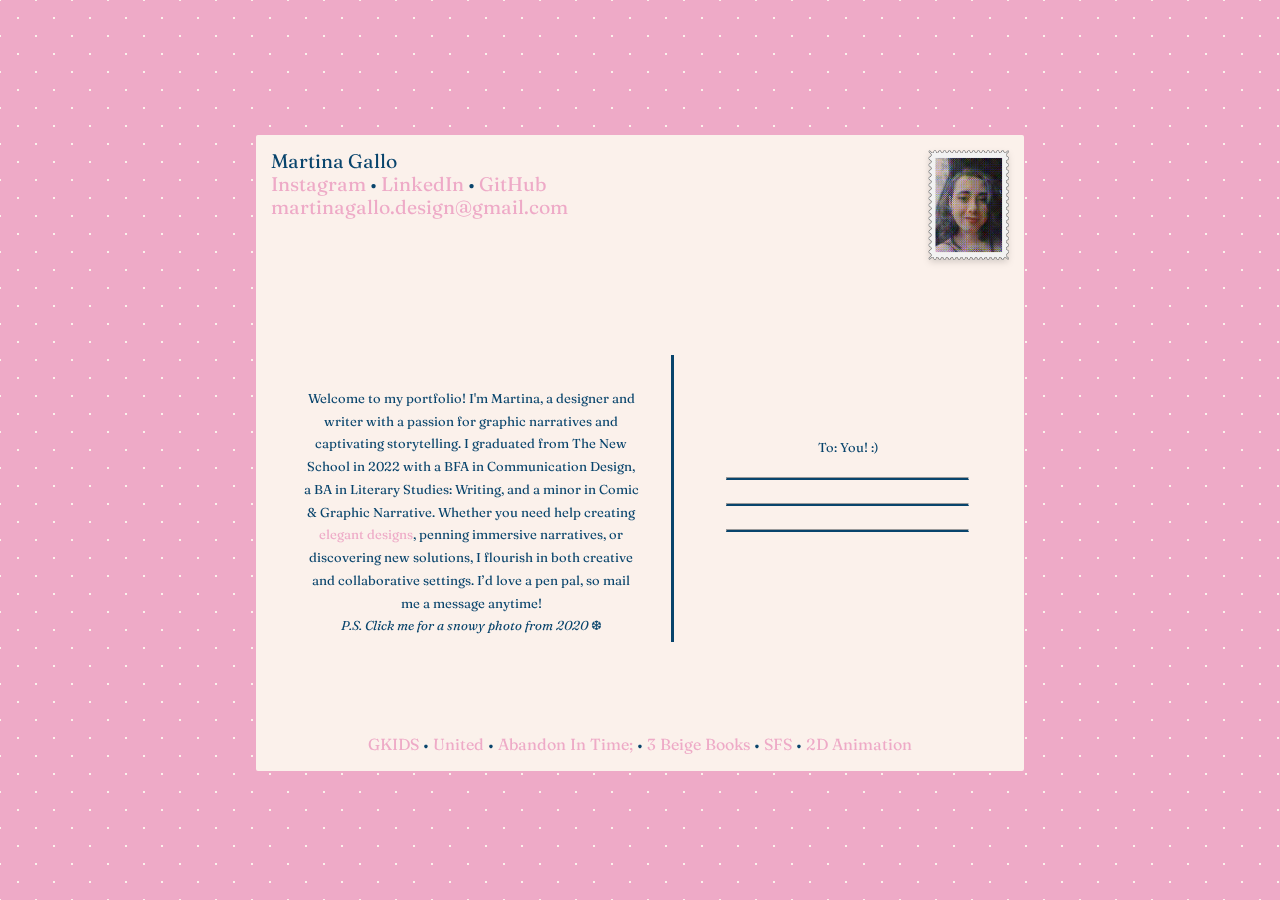
<file: index.html>
<!DOCTYPE html>
<html lang="en">
<head>
    <meta charset="UTF-8">
    <meta name="viewport" content="width=device-width, initial-scale=1.0">
    <title>Martina Gallo | Home</title>
    <link rel="stylesheet" href="css/style_1.css">
    <link rel="icon" type="image/x-icon" href="images/web/512.gif">
    <link rel="preconnect" href="https://fonts.googleapis.com">
    <link rel="preconnect" href="https://fonts.gstatic.com" crossorigin>
    <link href="https://fonts.googleapis.com/css2?family=DM+Mono:ital,wght@0,300;0,400;0,500;1,300;1,400;1,500&family=Fraunces:ital,opsz,wght@0,9..144,100..900;1,9..144,100..900&display=swap" rel="stylesheet">
    <!--MAKE COMMENTS HERE-->
    <meta property=’og:title’ content='My Portfolio' />
    <meta property=’og:image’ content='https://martinagallo.com/images/thumbnail.png' />
    <meta property=’og:description’ content='Martina Gallo is a multi-disciplinary designer and writer...'/>
    <meta property=’og:url’ content='https://martinagallo.com/index.html'/>
    <meta property='og:image:width' content='1200' />
    <meta property='og:image:height' content='627' />
</head>
<body>
    <label>
        <input type="checkbox"/>
        <div class="card">
            <div class="front">
                <div class="address">
                    <p>Martina Gallo</p>
                    <a href="https://www.instagram.com/mgallo.design/" class="links">Instagram</a>
                    • <a href="https://www.linkedin.com/in/martina-gallo-54a445183/" class="links">LinkedIn</a>
                    • <a href="https://github.com/mgallodesign" class="links">GitHub</a> <br>
                    <a href="mailto:martinagallo.design@gmail.com" class="links">martinagallo.design@gmail.com</a>
                </div>
                <p class="bio">
                    Welcome to my portfolio! I'm Martina, a designer and writer with a passion for graphic narratives and captivating storytelling. I graduated from The New School in 2022 with a BFA in Communication Design, a BA in Literary Studies: Writing, and a minor in Comic & Graphic Narrative. Whether you need help creating <a href="html/3beigebooks.html">elegant designs</a>, penning immersive narratives, or discovering new solutions, I flourish in both creative and collaborative settings. I’d love a pen pal, so mail me a message anytime!
                    <br> <i>P.S. Click me for a snowy photo from 2020</i> ❆
                </p>
                <img src="images/web/stamp.png" class="stamp" alt="Stamp">
                <div class="right">To: You! :) <hr/> <hr/> <hr/> </div>
                <footer>
                    <a href="html/gkids.html" class="pages">GKIDS</a> • 
                    <a href="html/united.html" class="pages">United</a> • 
                    <a href="html/ait.html" class="pages">Abandon In Time;</a> • 
                    <a href="html/3beigebooks.html" class="pages">3 Beige Books</a> • 
                    <a href="html/socialforsoul.html" class="pages">SFS</a> • 
                    <a href="html/motion.html" class="pages">2D Animation</a>
                </footer>
            </div>
            <div class="back">
                <img src="images/web/IMG_3736.webp" id="trees" alt="Front of Postcard">
            </div>
        </div>
    </label>
</body>
</html>
</file>
<file: css/style_1.css>
:root {
  --blue: #08446C;
  --pink: #EEAAC7;
  --cream: #FBF1EB;
  --main: 'Fraunces', serif;
  --second: 'DM Mono', monospace;
}

* {
  margin: 0;
  padding: 0;
}

html {
  color: var(--blue);
  font-size: small;
  font-family: var(--main);
  font-style: normal;
  text-decoration: none;
  line-height: 1em;
}

body {
  width: 100vw;
  height: 100vh;
  background-color: var(--cream);
  background-image:  radial-gradient(var(--cream) 0.9px, transparent 0.9px), radial-gradient(var(--cream) 0.9px, var(--pink) 0.9px);
  background-size: 36px 36px;
  background-position: 0 0,18px 18px;
}

label {
  perspective: 1000px;
  transform-style: preserve-3d;
  display: block;
  width: 60%;
  height: 70%;
  position: absolute;
  left: 50%;
  top: 50%;
  transform: translate(-50%, -50%);
  cursor: pointer;
}

.card {
  padding: 2%;
  background-color: var(--cream);
  border-radius: 2px;
  position: relative;
  height: 96%;
  width: 96%;
  transform-style: preserve-3d;
  transition: all 600ms;
  z-index: 20;
}

  .card div {
      position: absolute;
      backface-visibility: hidden;
      border-radius: 2px;
  }

  .card .back {
      background: var(--blue);
      color: var(--pink);
      height: 95%;
      width: 96%;
      object-fit: cover;
      transform: rotateX(180deg);
  }

label:hover .card {
  transform: rotateX(10deg);
  box-shadow: 0 20px 20px rgba(50,50,50,.2);
}

input {
  display: none;
}

:checked + .card {
  transform: rotateX(180deg);
}

label:hover :checked + .card {
  transform: rotateX(170deg);
  box-shadow: 0 20px 20px rgba(50,50,50,.2);
}

/* GRID AREA NAMES - REFERS TO BODY'S DISPLAY: GRID */
.address {
  grid-area: address;
}
.stamp {
  grid-area: stamp;
}
.bio {
  grid-area: bio;
}
.right {
  grid-area: right;
}
footer {
  grid-area: footer;
}

.front {
  /* GRID FEATURES */
  width: 96%;
  height: 95%;
  display: grid;
  grid-template-columns: [column1] 1.25fr [column2] 1fr;
  grid-template-rows: [row1] .25fr [row2] 1fr [row3] auto;
  grid-template-areas: "address stamp" "bio right" "footer footer";
  gap: 1.5vh 1vw;
  place-items: start;
  justify-content: center;
}

.address {
  font-size: 150%;
  line-height: 1.75rem;
  width: 100%;
  height: 100%;
}

.stamp {
  filter: drop-shadow(0 .25rem .25rem rgba(0, 0, 0, 0.153));
  justify-self: end;
  width: 25%;
  height: auto;
  object-fit: cover;
}

.bio {
  padding: 8%;
  height: 50%;
  text-align: center;
  color: var(--blue);
  line-height: 1.75rem;
  border-right: var(--blue) 3px solid;
  justify-self: center;
  align-self: center;
  font-family: var(--main);
}

.right {
  text-align: center;
  height: auto;
  width: 90%;
  justify-self: center;
  align-self: center;
  font-family: var(--main);
}

hr {
  margin: 8%;
  border-bottom: 2px solid var(--blue);
}

a {
  text-decoration: none;
  color: var(--blue);
}

a:link {
  color: var(--pink);
}

a:visited {
  color: var(--pink);
  color: #7AC74F;
  background-color: var(--blue);
}

a:focus {
  text-decoration: none;
  color: var(--pink);
  background: var(--blue);
}

a:hover {
  text-decoration: underline;
}

a:active {
  color: var(--cream);
}

footer {
  /* display: none; */
  justify-self: center;
  text-align: center;
  line-height: 1.5rem;
  font-size: medium;
}

img {
  width: 100%;
  height: 100%;
  object-fit: cover;
}

/* MEDIA QUEREY FOR BIG LAPTOPS */
@media only screen and (min-width: 1500px) {
  .address {
    font-size: large;
    line-height: 2.5rem;
  }
  .address > p {
    line-height: 2.75rem;
    font-size: x-large;
  }
  .bio {
    /* padding: 5%; */
    font-size: medium;
    line-height: 2.5rem;
    height: auto;
  }
  .right, footer {
    font-size: large;
  }
}

/* MEDIA QUEREY FOR REG LAPTOPS */
@media all and (max-width: 1024px) {
  label {
    width: 75%;
    height: 70%;
  }
  .bio {
    padding: 5%;
    font-size: small;
    height: auto;
  }
}

/* MEDIA QUEREY FOR DEVICES SMALLER THAN THE MAX WIDTH */
@media all and (max-width: 768px) {
  body {
    overflow: visible;
    width: 100%;
    text-align: center;
  }
  label {
    width: 100%;
    height: 100%;
    /* position: relative;
    display: flex;
    flex-flow: column nowrap; */
    display: block;
    position: static;
    perspective: none;
    transform-style: flat;
    transform: translate(0%, 0%);
    cursor: pointer;
    pointer-events: none;
  }
  .card {
    pointer-events: none;
    padding: 2.5%;
    width: auto;
    height: 100%;
    display: flex;
    flex-flow: column nowrap;
    gap: 20px;
    justify-content: start;
    flex-direction: column-reverse;
    background-color: var(--cream);
    transform-style: flat;
    /* transition: none 0ms; */
  }
  .card div {
    transform-style: flat;
    position: static;
  }
  .card .back {
    width: auto;
    height: auto;
    transform: rotateX(0deg);
  }
  label:hover .card {
    transform: rotateX(0deg);
    box-shadow: 0 0px 0px transparent;
  }
  .front {
    padding: 0%;
    width: auto;
    height: auto;
    display: flex;
    flex-flow: column nowrap;
    flex-direction: column;
    justify-content: start;
    align-items: center;
    transform: none;
  }
  .back {
    padding: 0%;
    display: block;
    position: static;
    width: auto;
    height: auto;
    transform: none;
    background-color: transparent;
  }
  img {
    z-index: 1;
    border: var(--blue) 2px solid;
    width: 99%;
    height: 99%;
    object-fit: contain;
  }
  .address {
    width: auto;
    height: auto;
  }
  .address > p {
    line-height: 2.75rem;
    font-size: xx-large;
  }
  .bio {
    padding: 0;
    height: auto;
    line-height: 1.75rem;
    border-right: var(--blue) 0px solid;
    font-size: medium;
  }
  .right {
    display: none;
  }
  footer {
    line-height: 1.5rem;
  }
  .stamp, .right {
    display: none;
  }
  .pages, .links {
    pointer-events: auto;
  }
}

/* ANIMATION IS LAST, ALWAYS */
@keyframes RotatePostcard {
0% {
  transform: rotateY(0deg);
}
50% {
  transform: rotateY(45deg);
}
}
</file>
